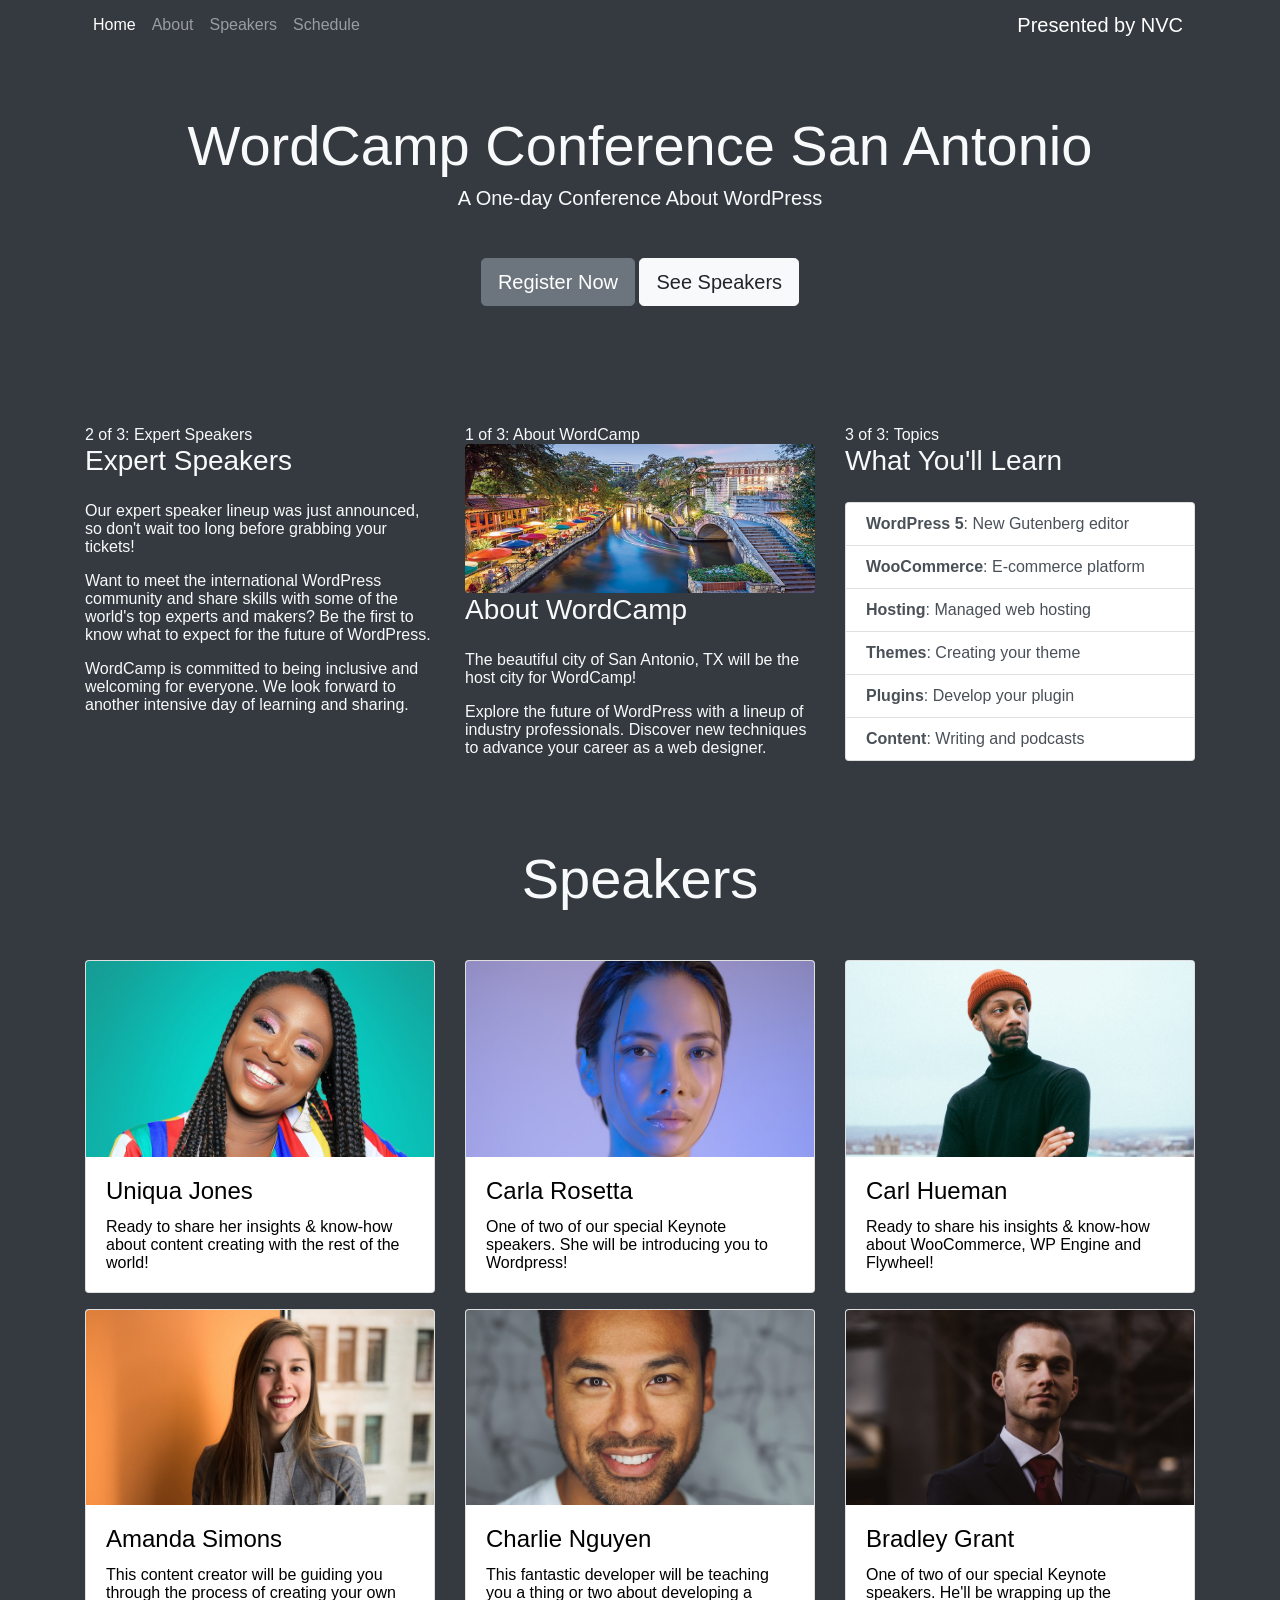
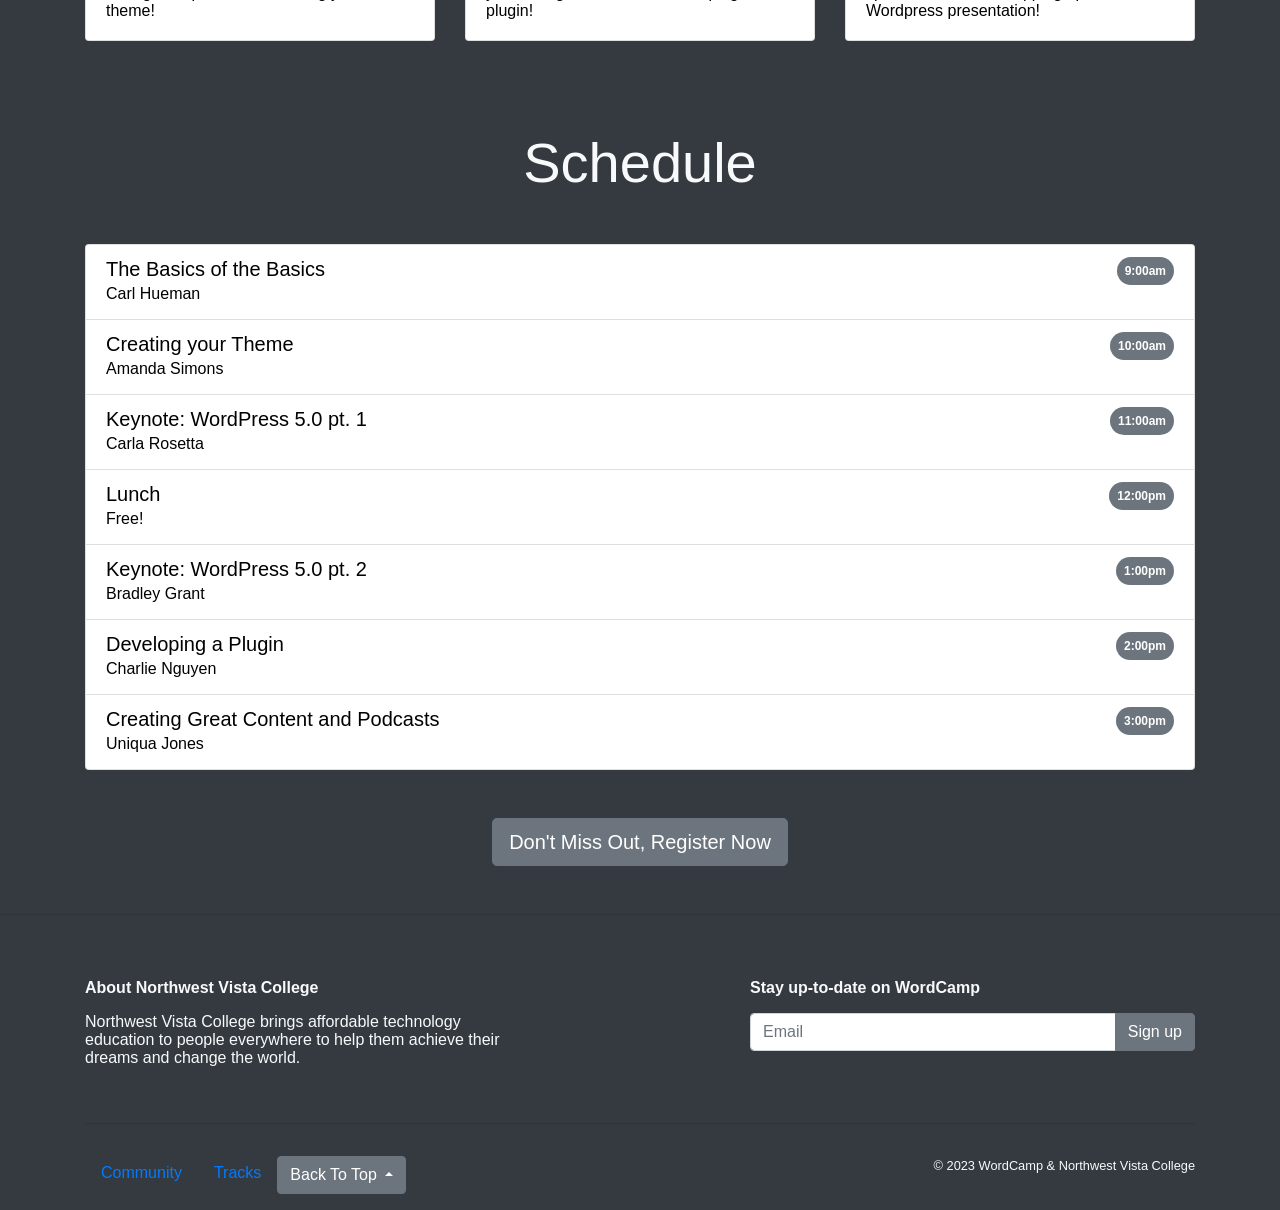
<file: index.html>
<!doctype html>
<html lang="en">
  <head>
  
    <meta charset="utf-8">
    <meta name="viewport" content="width=device-width, initial-scale=1, shrink-to-fit=no">

 
    <link rel="stylesheet" href="https://cdn.jsdelivr.net/npm/bootstrap@4.3.1/dist/css/bootstrap.min.css" integrity="sha384-ggOyR0iXCbMQv3Xipma34MD+dH/1fQ784/j6cY/iJTQUOhcWr7x9JvoRxT2MZw1T" crossorigin="anonymous">
    <link rel="stylesheet" href="styles.css">

    <title>WordCamp Conference San Antonio</title>
  </head>
  <body class="bg-dark" data-spy="scroll" data-target=".navbar" id="Home">
    <!-- navbar -->
    <nav class="navbar navbar-expand-lg navbar-dark bg-dark fixed-top">
  <div class="container">
    <a class="navbar-brand order-1 mr-0" href="#" target="_blank">Presented by NVC</a>
    <button class="navbar-toggler" type="button" data-toggle="collapse" data-target="#navbarSupportedContent" aria-controls="navbarSupportedContent" aria-expanded="false" aria-label="Toggle navigation">
      <span class="navbar-toggler-icon"></span>
    </button>
    <div class="collapse navbar-collapse" id="navbarSupportedContent">
      <ul class="navbar-nav mr-auto">
        <li class="nav-item">
          <a class="nav-link" href="#Home">Home <span class="sr-only">(current)</span></a>
        </li>
        <li class="nav-item">
          <a class="nav-link" href="#About">About</a>
        </li>
        <li class="nav-item">
          <a class="nav-link" href="#Speakers">Speakers</a>
        </li>
        <li class="nav-item">
          <a class="nav-link" href="#Schedule">Schedule</a>
        </li>
      </div>
    </div>
  </div>
</nav>
<!-- /navbar -->
<!-- jumbotron -->
<div class="jumbotron jumbotron-fluid bg-dark text-light">
  <div class="container text-sm-center pt-5">
    <h1 class="display-4">WordCamp Conference San Antonio</h1>
    <p class="lead">A One-day Conference About WordPress</p>
    <div class="mt-5">
  <button type="button" class="btn btn-secondary btn-lg" data-toggle="modal" data-target="#register">Register Now</button>
  <a class="btn btn-light btn-lg" href="#Speakers">See Speakers</a>
</div>
  </div>
</div>
<!-- /jumbotron -->
    <div class="container pt-4" id="About">
  <!-- about -->
  <div class="row text-light">
    <div class="col-lg order-lg-2">
      1 of 3: About WordCamp
      <img class="img-fluid rounded" src="images/downtownSA.jpg" alt="Photo of the Riverwalk at downtown San Antonio, TX">
      <h3 class="mb-4">About WordCamp</h3>
<p>The beautiful city of San Antonio, TX will be the host city for WordCamp!</p>
<p>Explore the future of WordPress with a lineup of industry professionals. Discover new techniques to advance your career as a web designer.</p>
    </div>
    <div class="col-lg order-lg-1">
      2 of 3: Expert Speakers
      <h3 class="mb-4">Expert Speakers</h3>
<p>Our expert speaker lineup was just announced, so don't wait too long before grabbing your tickets!</p>
<p>Want to meet the international WordPress community and share skills with some of the world's top experts and makers? Be the first to know what to expect for the future of WordPress.</p>
<p>WordCamp is committed to being inclusive and welcoming for everyone. We look forward to another intensive day of learning and sharing.</p>
    </div>
    <div class="col-lg order-3">
      3 of 3: Topics
      <h3 class="mb-4">What You'll Learn</h3>
<div class="list-group">
  <a href="#" class="list-group-item list-group-item-action"><strong>WordPress 5</strong>: New Gutenberg editor</a>
  <a href="#" class="list-group-item list-group-item-action"><strong>WooCommerce</strong>: E-commerce platform</a>
  <a href="#" class="list-group-item list-group-item-action"><strong>Hosting</strong>: Managed web hosting</a>
  <a href="#" class="list-group-item list-group-item-action"><strong>Themes</strong>: Creating your theme</a>
  <a href="#" class="list-group-item list-group-item-action"><strong>Plugins</strong>: Develop your plugin</a>
  <a href="#" class="list-group-item list-group-item-action"><strong>Content</strong>: Writing and podcasts</a>
</div>
    </div>
  </div>
  <!-- /about -->
</div>
<!-- Modal -->
<div class="modal fade" id="register" tabindex="-1" role="dialog" aria-labelledby="registerLabel" aria-hidden="true">
  <div class="modal-dialog" role="document">
    <div class="modal-content">
      <div class="modal-header">
        <h5 class="modal-title" id="register">Register for WordCamp Conference</h5>
        <button type="button" class="close" data-dismiss="modal" aria-label="Close">
          <span aria-hidden="true">&times;</span>
        </button>
      </div>
      <div class="modal-body">
<div class="alert alert-dark alert-dismissible fade show" role="alert">
  <strong>Hurry!</strong> Early bird registration ends in two days.
  <button type="button" class="close" data-dismiss="alert" aria-label="Close">
    <span aria-hidden="true">&times;</span>
  </button>
</div>
<form>
  <h5>Basic Information</h5>
  <div class="form-group">
    <label for="inputName">Name:</label>
    <input type="text" class="form-control" id="inputName" placeholder="Name">
  </div>
  <div class="form-group">
    <label for="inputEmail">Email:</label>
    <input type="text" class="form-control" id="inputEmail" placeholder="Email">
  </div>

  <div class="form-group">
  <label for="inputJobRole">Job Role:</label>
  <select id="inputJobRole" class="form-control">
  <option selected>Select</option>
  <option value="1">Web Designer</option>
  <option value="2">WordPress Developer</option>
  <option value="3">Content Creator</option>
  <option>Other</option>
</select>
</div>
<hr>
<h5>Which Topics Interest You The Most?</h5>
<div class="form-group">
  <div class="form-check">
  <input type="checkbox" class="form-check-input" id="checkWordPressPlugins">
  <label class="form-check-label" for="checkWordPressPlugins">WordPress Plugins</label>
</div>
  <div class="form-check">
  <input type="checkbox" class="form-check-input" id="checkPHP">
  <label class="form-check-label" for="checkPHP">PHP</label>
</div>
  <div class="form-check">
  <input type="checkbox" class="form-check-input" id="checkCSSandJavascript">
  <label class="form-check-label" for="checkCSSandJavascript">CSS and Javascript</label>
</div>
  <div class="form-check">
  <input type="checkbox" class="form-check-input" id="checkContentCreation">
  <label class="form-check-label" for="checkContentCreation">Content Creation</label>
</div>
</div>
<hr>
<h5>Payment Information</h5>

    <div class="form-row">
    <div class="form-group col-6">
      <label for="inputCardNumber">Card Number:</label>
      <input type="text" class="form-control" id="inputCardNumber" placeholder="Card Number">
    </div>
    <div class="form-group col-3">
      <label for="inputZipCode">Zip Code:</label>
      <input type="text" class="form-control" id="inputZipCode" placeholder="Zip Code">
    </div>
    <div class="form-group col-3">
      <label for="inputCVV">CVV:</label>
      <input type="text" class="form-control" id="inputCVV" placeholder="CVV">
    </div>
  </div>

  <div class="form-row">
    <div class="form-group col-md-8">
  <label for="inputExpirationMonth">Expiration Month:</label>
  <select id="inputExpirationMonth" class="form-control">
  <option selected>Select</option>
  <option value="1">January</option>
  <option value="2">February</option>
  <option value="3">March</option>
  <option>April</option>
</select>
</div>
<div class="form-group col-md-4">
  <label for="inputExpirationYear">Expiration Year:</label>
  <select id="inputExpirationYear" class="form-control">
  <option selected>Select</option>
  <option value="1">2023</option>
  <option value="2">2024</option>
  <option value="3">2025</option>
  <option>2026</option>
</select>
</div>
</div>
</form>
      </div>
      <div class="modal-footer">
        <button type="button" class="btn btn-secondary" data-dismiss="modal">Close</button>
        <button type="button" class="btn btn-primary">Save changes</button>
      </div>
    </div>
  </div>
</div>
<!-- /Modal -->

<!-- speakers -->
<div class="container pt-4">
<h2 id="Speakers" class="display-4 text-center my-5 text-light">Speakers</h2>
<div class="row">
  <div class="col-md-6 col-lg-4">
    <div class="card mb-3">
  <img class="card-img-top" src="images/uniquajones.jpg" alt="Uniqua Jones">
  <div class="card-body">
    <h4 class="card-title">Uniqua Jones</h4>
    <p class="card-text">Ready to share her insights &amp know-how about content creating with the rest of the world!</p>
  </div>
</div>
  </div>
  <div class="col-md-6 col-lg-4">
    <div class="card mb-3">
  <img class="card-img-top" src="images/carlarosetta.jpg" alt="Carla Rosetta">
  <div class="card-body">
    <h4 class="card-title">Carla Rosetta</h4>
    <p class="card-text">One of two of our special Keynote speakers. She will be introducing you to Wordpress!</p>
  </div>
</div>
  </div>
  <div class="col-md-6 col-lg-4">
    <div class="card mb-3">
  <img class="card-img-top" src="images/carlhueman.jpg" alt="Carl Hueman">
  <div class="card-body">
    <h4 class="card-title">Carl Hueman</h4>
    <p class="card-text"> Ready to share his insights &amp know-how about WooCommerce, WP Engine and Flywheel!</p>
  </div>
</div>
  </div>
  <div class="col-md-6 col-lg-4">
    <div class="card mb-3">
  <img class="card-img-top" src="images/amandasimons.jpg" alt="Amanda Simons">
  <div class="card-body">
    <h4 class="card-title">Amanda Simons</h4>
    <p class="card-text">This content creator will be guiding you through the process of creating your own theme!</p>
  </div>
</div>
  </div>
  <div class="col-md-6 col-lg-4">
    <div class="card mb-3">
  <img class="card-img-top" src="images/charlienguyen.jpg" alt="Charlie Nguyen">
  <div class="card-body">
    <h4 class="card-title">Charlie Nguyen</h4>
    <p class="card-text">This fantastic developer will be teaching you a thing or two about developing a plugin!</p>
  </div>
</div>
  </div>
  <div class="col-md-6 col-lg-4">
    <div class="card mb-3">
  <img class="card-img-top" src="images/bradleygrant.jpg" alt="Bradley Grant">
  <div class="card-body">
    <h4 class="card-title">Bradley Grant</h4>
    <p class="card-text">One of two of our special Keynote speakers. He'll be wrapping up the Wordpress presentation!</p>
  </div>
</div>
  </div>
</div>
</div>
<!-- /speakers -->

<!-- schedule -->
<div class="container pt-4">
<h2 id="Schedule" class="display-4 text-center my-5 text-light">Schedule</h2>
<ul class="list-group">
  <li class="list-group-item">
    <div class="d-flex justify-content-between">
      <h5 class="mb-1">The Basics of the Basics</h5>
      <span class="badge badge-pill badge-secondary p-2">9:00am</span>
    </div>
    <p class="mb-1">Carl Hueman</p>
  </li>
   <li class="list-group-item">
    <div class="d-flex justify-content-between">
      <h5 class="mb-1">Creating your Theme</h5>
      <span class="badge badge-pill badge-secondary p-2">10:00am</span>
    </div>
    <p class="mb-1">Amanda Simons</p>
  </li>
   <li class="list-group-item">
    <div class="d-flex justify-content-between">
      <h5 class="mb-1">Keynote: WordPress 5.0 pt. 1</h5>
      <span class="badge badge-pill badge-secondary p-2">11:00am</span>
    </div>
    <p class="mb-1">Carla Rosetta</p>
  </li>
   <li class="list-group-item">
    <div class="d-flex justify-content-between">
      <h5 class="mb-1">Lunch</h5>
      <span class="badge badge-pill badge-secondary p-2">12:00pm</span>
    </div>
    <p class="mb-1">Free!</p>
  </li>
   <li class="list-group-item">
    <div class="d-flex justify-content-between">
      <h5 class="mb-1">Keynote: WordPress 5.0 pt. 2</h5>
      <span class="badge badge-pill badge-secondary p-2">1:00pm</span>
    </div>
    <p class="mb-1">Bradley Grant</p>
  </li>
   <li class="list-group-item">
    <div class="d-flex justify-content-between">
      <h5 class="mb-1">Developing a Plugin</h5>
      <span class="badge badge-pill badge-secondary p-2">2:00pm</span>
    </div>
    <p class="mb-1">Charlie Nguyen</p>
  </li>
  <li class="list-group-item">
    <div class="d-flex justify-content-between">
      <h5 class="mb-1">Creating Great Content and Podcasts</h5>
      <span class="badge badge-pill badge-secondary p-2">3:00pm</span>
    </div>
    <p class="mb-1">Uniqua Jones</p>
  </li>
</ul>
</div>
<!-- /schedule -->
<!-- callout button -->
<button type="button" class="btn btn-secondary btn-lg d-block mx-auto my-5" data-toggle="modal" data-target="#register">Don't Miss Out, Register Now</button>
<!-- signup form -->
<hr>
<div class="container pt-4">
<div class="row py-4 text-light">
  <div class="col-md col-xl-5">
    <p><strong>About Northwest Vista College</strong></p>
    <p>Northwest Vista College brings affordable technology education to people everywhere to help them achieve their dreams and change the world.</p>
  </div>
  <div class="col-md col-xl-5 ml-auto">
    <p><strong>Stay up-to-date on WordCamp</strong></p>
    <div class="input-group mb-3">
      <input type="text" class="form-control" placeholder="Email" aria-label="Email" aria-describedby="button-addon2">
      <div class="input-group-append">
        <button class="btn btn-secondary" type="button" id="button-addon2">Sign up</button>
      </div>
    </div>
  </div>
</div>
<hr>
<!-- /signup form -->
<!-- footer -->
  <div class="row py-3">
    <div class="col-md-7">
      <ul class="nav">
        <li class="nav-item">
          <a class="nav-link" href="#">Community</a>
        </li>
        <li class="nav-item">
          <a class="nav-link" href="#">Tracks</a>
        </li>
        <li class="nav-item">
<div class="btn-group dropup">
  <button class="btn btn-secondary dropdown-toggle" type="button" id="dropdownMenuButton" data-toggle="dropdown" aria-haspopup="true" aria-expanded="false">
    Back To Top
  </button>
  <div class="dropdown-menu" aria-labelledby="dropdownMenuButton">
    <a class="dropdown-item" href="#Home">Home</a>
    <a class="dropdown-item" href="#About">About</a>
    <a class="dropdown-item" href="#Speakers">Speakers</a>
  </div>
</div>
        </li>
      </ul>
    </div>
    <div class="col-md text-md-right text-light">
      <small>&copy; 2023 WordCamp &amp; Northwest Vista College</small>
    </div>
  </div>
</div>
<!-- /footer -->
<!-- /speakers -->
  
    <script src="https://code.jquery.com/jquery-3.3.1.slim.min.js" integrity="sha384-q8i/X+965DzO0rT7abK41JStQIAqVgRVzpbzo5smXKp4YfRvH+8abtTE1Pi6jizo" crossorigin="anonymous"></script>
    <script src="https://cdn.jsdelivr.net/npm/popper.js@1.14.7/dist/umd/popper.min.js" integrity="sha384-UO2eT0CpHqdSJQ6hJty5KVphtPhzWj9WO1clHTMGa3JDZwrnQq4sF86dIHNDz0W1" crossorigin="anonymous"></script>
    <script src="https://cdn.jsdelivr.net/npm/bootstrap@4.3.1/dist/js/bootstrap.min.js" integrity="sha384-JjSmVgyd0p3pXB1rRibZUAYoIIy6OrQ6VrjIEaFf/nJGzIxFDsf4x0xIM+B07jRM" crossorigin="anonymous"></script>
  </body>
</html>
</file>
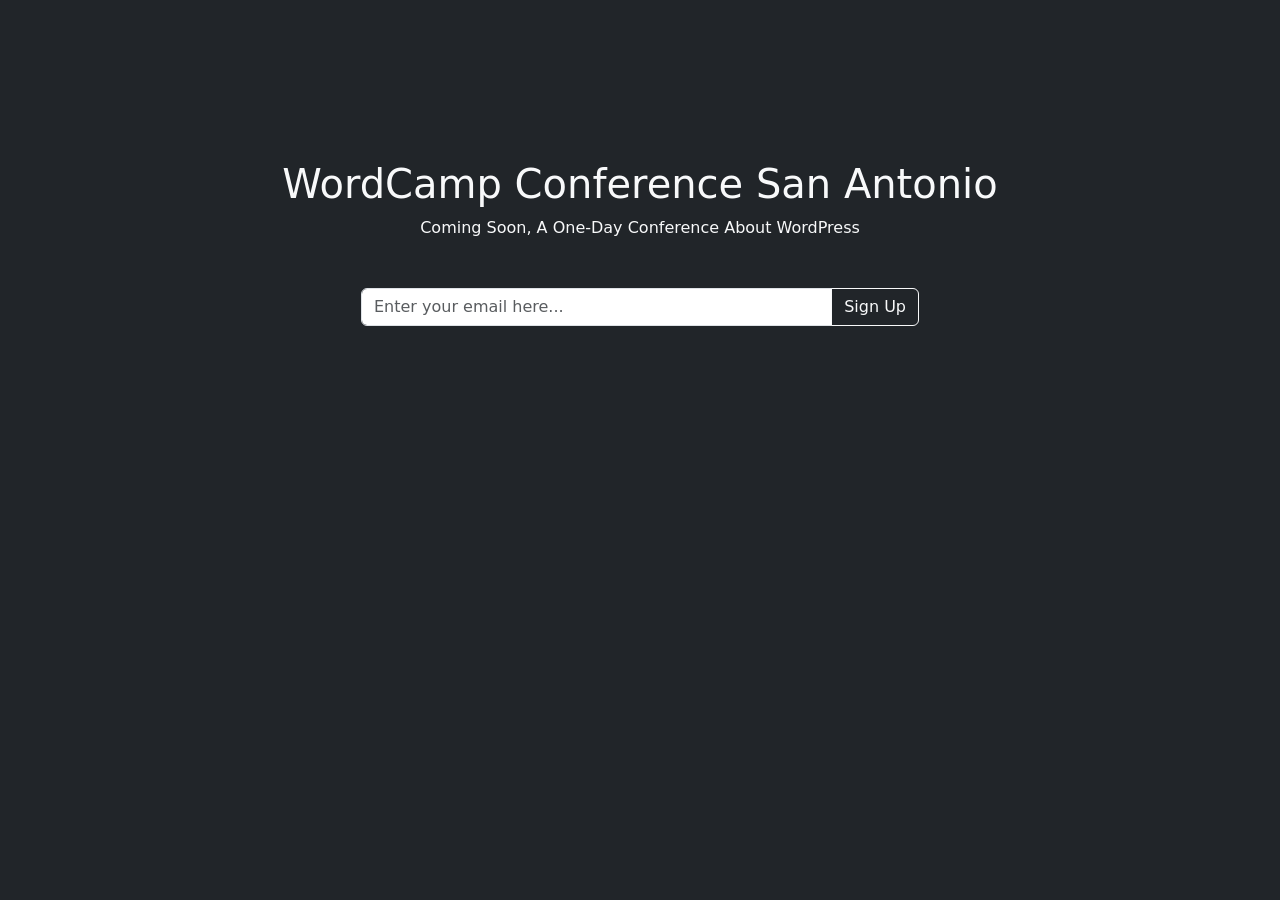
<file: coming-soon.html>
<!doctype html>
<html lang="en">
  <head>
    <meta charset="utf-8">
    <meta name="viewport" content="width=device-width, initial-scale=1">
    <title>WordCamp Conference San Antonio</title>
    <link href="https://cdn.jsdelivr.net/npm/bootstrap@5.3.1/dist/css/bootstrap.min.css" rel="stylesheet" integrity="sha384-4bw+/aepP/YC94hEpVNVgiZdgIC5+VKNBQNGCHeKRQN+PtmoHDEXuppvnDJzQIu9" crossorigin="anonymous">
  </head>
  <body class="bg-dark text-light">
    <div class="container text-center" style="margin-top: 10rem">
    <h1>WordCamp Conference San Antonio</h1>
    <p>Coming Soon, A One-Day Conference About WordPress</p>
    <form>
    <div class="col-lg-6 mx-auto">
    <div class="input-group mb-3" style="margin-top: 3rem">
    <input type="text" class="form-control" placeholder="Enter your email here..." aria-label="Recipient's username" aria-describedby="button-addon2">
    <button class="btn btn-outline-light" type="submit" id="button-addon2">Sign Up</button>
    </div>
</form>
  </div>
</div>
    <script src="https://cdn.jsdelivr.net/npm/@popperjs/core@2.11.8/dist/umd/popper.min.js" integrity="sha384-I7E8VVD/ismYTF4hNIPjVp/Zjvgyol6VFvRkX/vR+Vc4jQkC+hVqc2pM8ODewa9r" crossorigin="anonymous"></script><script src="https://cdn.jsdelivr.net/npm/bootstrap@5.3.1/dist/js/bootstrap.bundle.min.js" integrity="sha384-HwwvtgBNo3bZJJLYd8oVXjrBZt8cqVSpeBNS5n7C8IVInixGAoxmnlMuBnhbgrkm" crossorigin="anonymous"></script>
  </body>
</html>
</file>
<file: styles.css>
body {
  font: 100% Avenir, Montserrat, Corbel, "URW Gothic", source-sans-pro, sans-serif;
  color: #000000;
}

nav ul {
  margin: 0;
  padding: 0;
  list-style: none;
}
nav li {
  display: inline;
}
nav a {
  display: inline;
  padding: 6px 12px;
  text-decoration: none;
}

/*# sourceMappingURL=styles.css.map */
</file>
